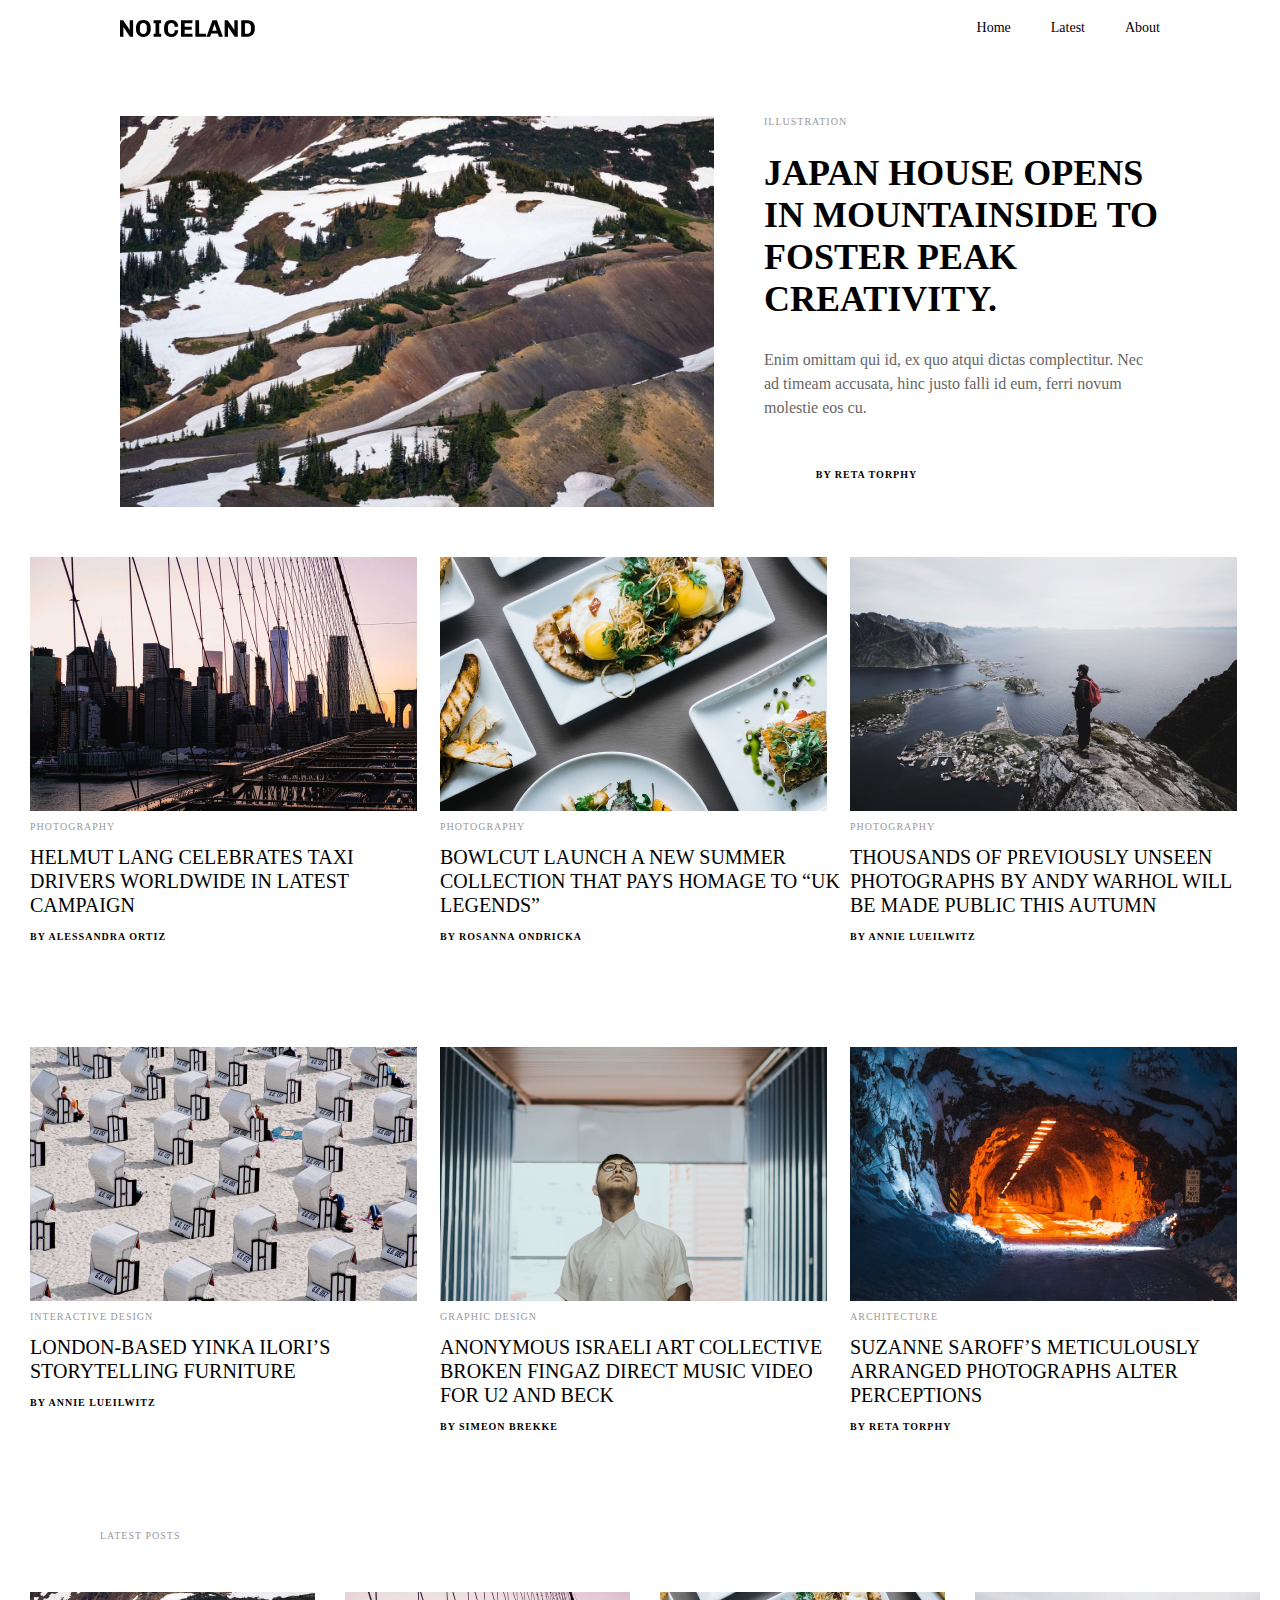
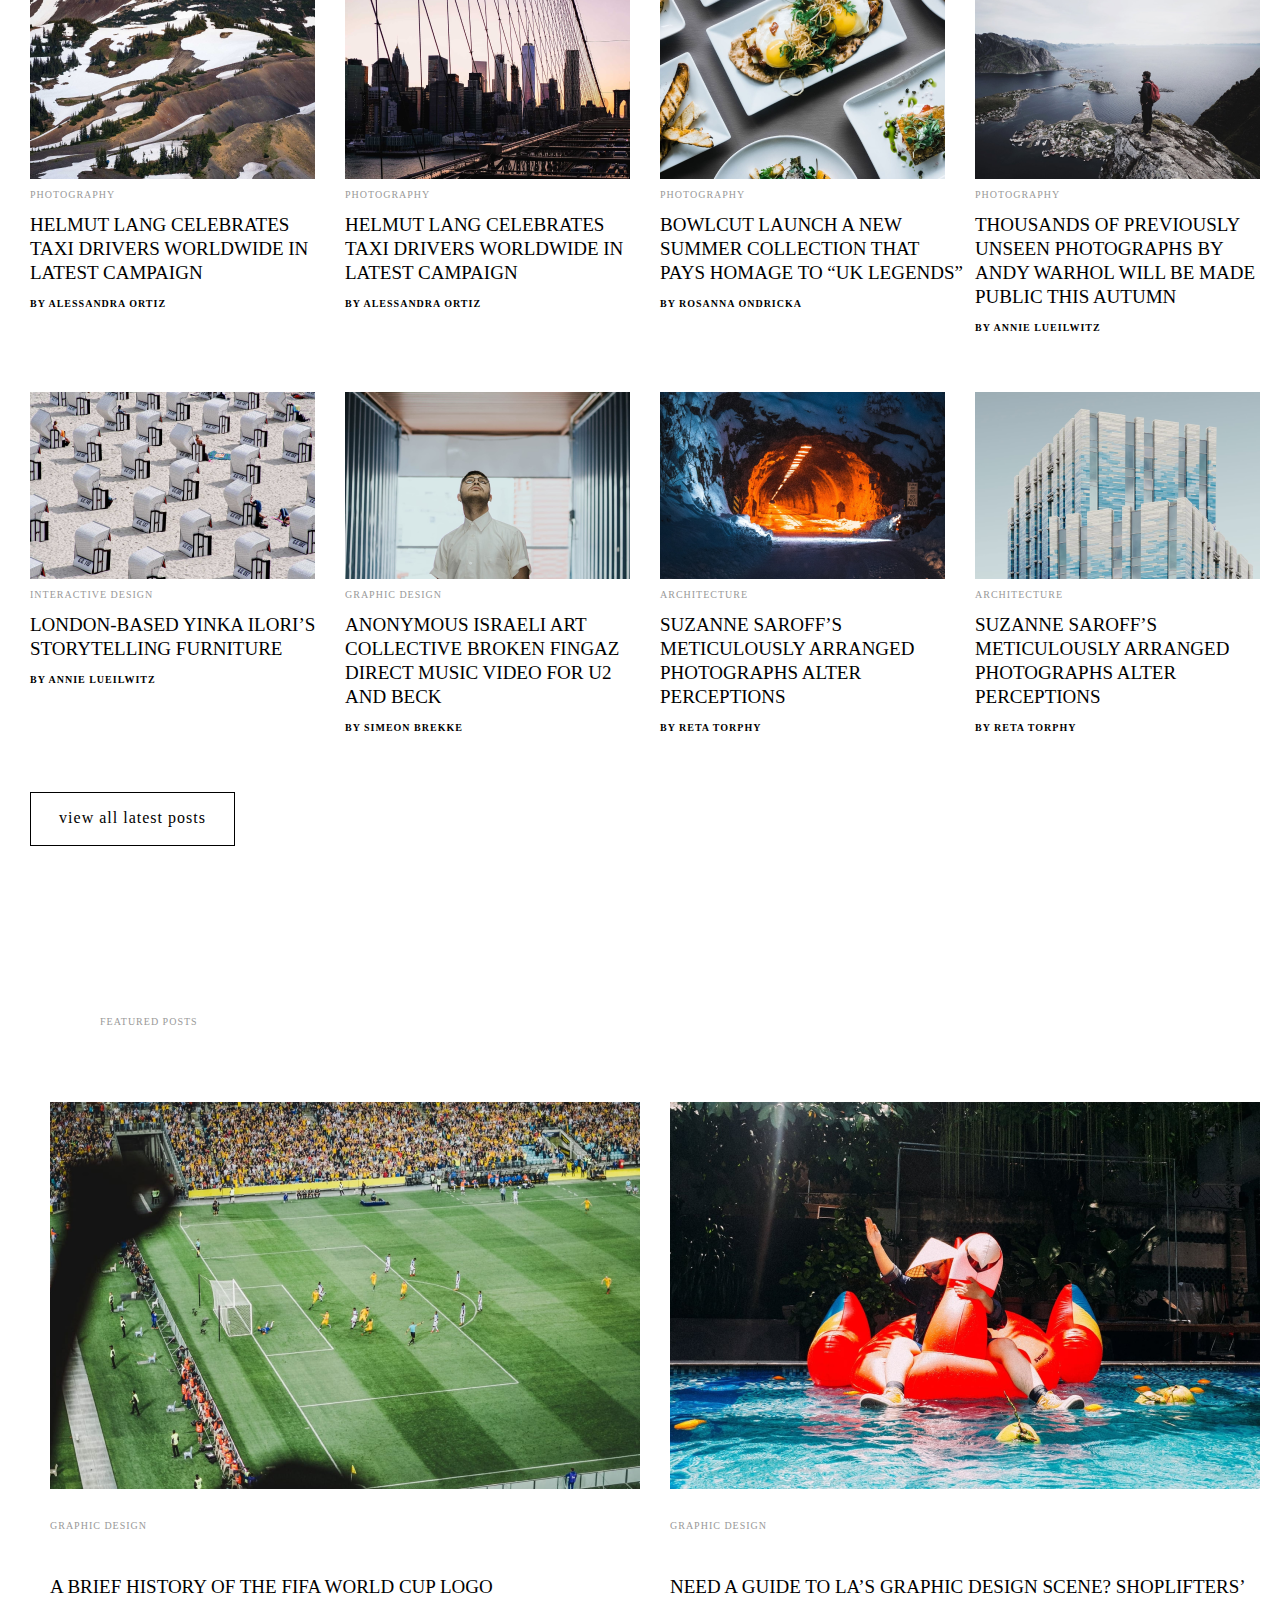
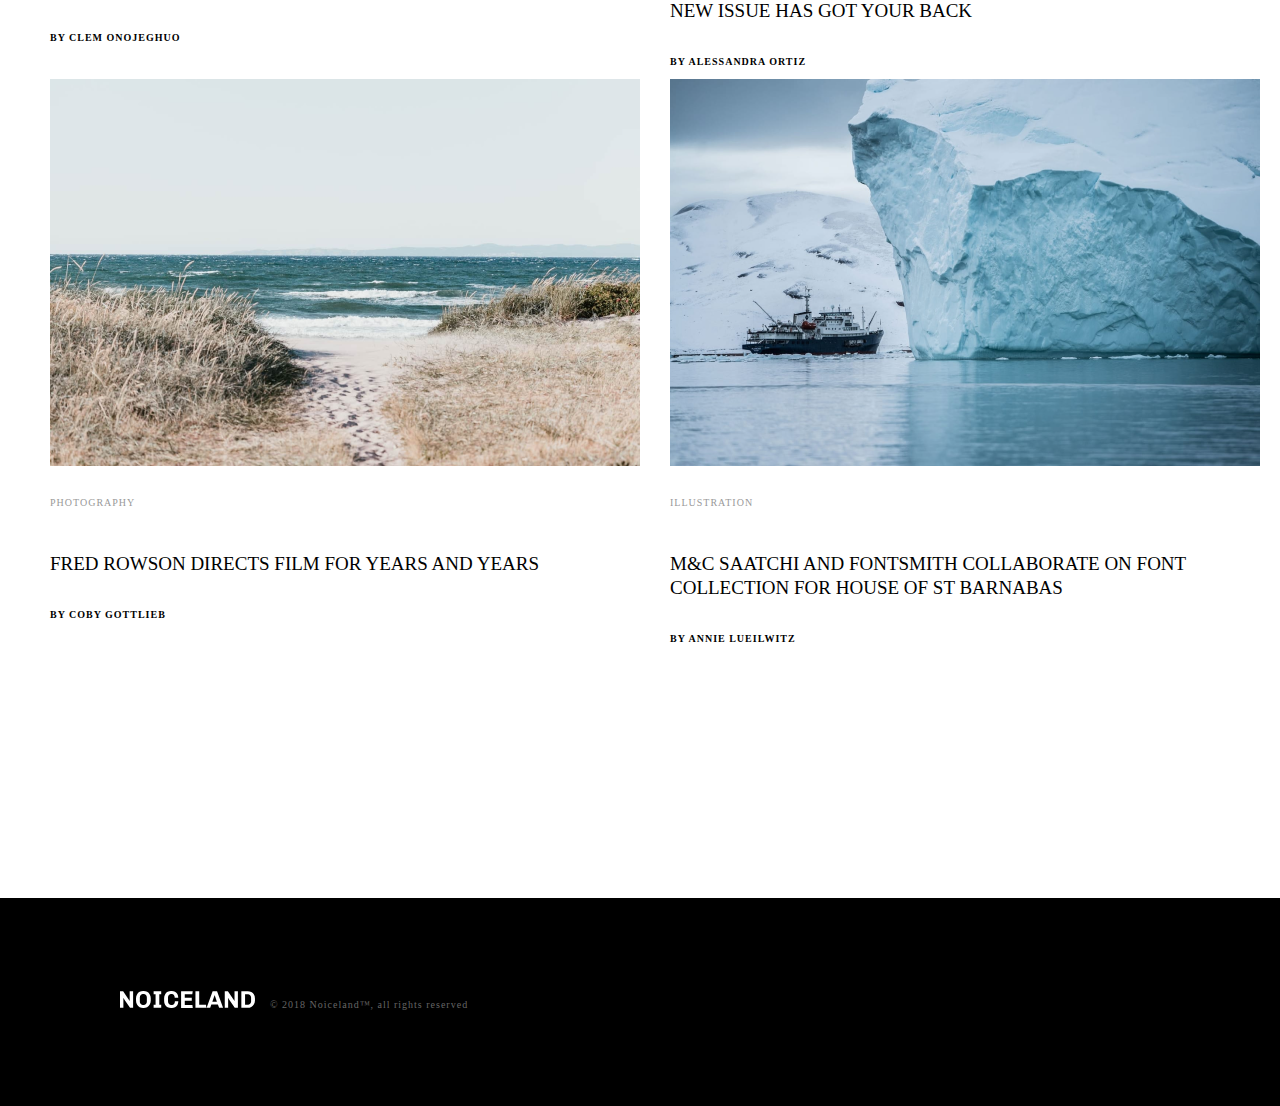
<file: src/index.html>
<html lang="ru">
  <head>
    <meta charset="UTF-8"/>
    <meta name="viewport" content="width=device-width, initial-scale=1.0"/>
    <title>Project</title>
    <link rel="stylesheet" href="./styles/style.css"/>
    <link rel="stylesheet" href="./styles/normolize.css"/>
  </head>
  <body> 
    <header> 
      <div class="header">
        <div class="container"> 
          <div class="header-wrapper"> 
            <div class="header__logo">
               <svg xmlns="http://www.w3.org/2000/svg" width="135" height="17" viewBox="0 0 135 17" fill="none">
<mask id="mask0_1_10" style="mask-type:alpha" maskUnits="userSpaceOnUse" x="0" y="-7" width="136" height="30">
<path d="M136 -7H0V23H136V-7Z" fill="white"/>
</mask>
<g mask="url(#mask0_1_10)">
<path fill-rule="evenodd" clip-rule="evenodd" d="M4.8 9.12C4.624 8.864 4.384 8.484 4.08 7.98C3.776 7.476 3.576 7.144 3.48 6.984L3.384 7.056V16.704H0V0.24H3.144L8.328 7.872L9.048 9C9.304 9.448 9.504 9.776 9.648 9.984L9.72 9.912V0.24H13.104V16.704H9.96L4.8 9.12ZM30.696 9.648C30.696 11.152 30.368 12.456 29.712 13.56C29.056 14.664 28.172 15.504 27.06 16.08C25.948 16.656 24.712 16.944 23.352 16.944C21.992 16.944 20.756 16.656 19.644 16.08C18.532 15.504 17.648 14.664 16.992 13.56C16.336 12.456 16.008 11.152 16.008 9.648V7.296C16.008 5.79199 16.336 4.48801 16.992 3.384C17.648 2.27999 18.532 1.44 19.644 0.864C20.756 0.287997 21.992 0 23.352 0C24.712 0 25.948 0.287997 27.06 0.864C28.172 1.44 29.056 2.27999 29.712 3.384C30.368 4.48801 30.696 5.79199 30.696 7.296V9.648ZM26.808 6.768C26.808 5.55199 26.488 4.612 25.848 3.948C25.208 3.284 24.376 2.952 23.352 2.952C22.328 2.952 21.496 3.284 20.856 3.948C20.216 4.612 19.896 5.55199 19.896 6.768V10.176C19.896 11.392 20.216 12.332 20.856 12.996C21.496 13.66 22.328 13.992 23.352 13.992C24.376 13.992 25.208 13.66 25.848 12.996C26.488 12.332 26.808 11.392 26.808 10.176V6.768ZM33.576 0.24H41.16V3.192H39.24V13.752H41.16V16.704H33.576V13.752H35.52V3.192H33.576V0.24ZM47.952 10.176C47.952 11.392 48.28 12.332 48.936 12.996C49.592 13.66 50.424 13.992 51.432 13.992C52.568 13.992 53.408 13.684 53.952 13.068C54.496 12.452 54.768 11.504 54.768 10.224H58.152C58.152 11.632 57.868 12.844 57.3 13.86C56.732 14.876 55.952 15.644 54.96 16.164C53.968 16.684 52.848 16.944 51.6 16.944H51.264C49.888 16.944 48.656 16.664 47.568 16.104C46.48 15.544 45.624 14.716 45 13.62C44.376 12.524 44.064 11.2 44.064 9.648V7.296C44.064 5.79199 44.376 4.48801 45 3.384C45.624 2.27999 46.476 1.44 47.556 0.864C48.636 0.287997 49.84 0 51.168 0H51.504C52.784 0 53.924 0.251998 54.924 0.756C55.924 1.26 56.712 2.02 57.288 3.036C57.864 4.05201 58.152 5.29599 58.152 6.768H54.624C54.624 5.51999 54.348 4.572 53.796 3.924C53.244 3.276 52.448 2.952 51.408 2.952C50.4 2.952 49.572 3.284 48.924 3.948C48.276 4.612 47.952 5.55199 47.952 6.768V10.176ZM61.032 16.704V0.24H72.624L72.216 3.192H64.68V6.792H71.712V9.744H64.68V13.752H72.288L72.696 16.704H61.032ZM75.384 16.704V0.24H79.104V13.632H85.872L86.28 16.704H75.384ZM97.776 13.464H91.224L90.072 16.704H86.496L92.472 0.24H96.888L102.864 16.704H98.976L97.776 13.464ZM92.232 10.656H96.792C96.184 8.84799 95.448 6.69601 94.584 4.2H94.464L92.232 10.656ZM109.44 9.12C109.264 8.864 109.024 8.484 108.72 7.98C108.416 7.476 108.216 7.144 108.12 6.984L108.024 7.056V16.704H104.64V0.24H107.784L112.968 7.872L113.688 9C113.944 9.448 114.144 9.776 114.288 9.984L114.36 9.912V0.24H117.744V16.704H114.6L109.44 9.12ZM127.464 0.24C128.824 0.24 130.06 0.527997 131.172 1.104C132.284 1.68 133.168 2.51999 133.824 3.624C134.48 4.728 134.808 6.03199 134.808 7.536V9.408C134.808 10.912 134.48 12.216 133.824 13.32C133.168 14.424 132.284 15.264 131.172 15.84C130.06 16.416 128.824 16.704 127.464 16.704H121.224V0.24H127.464ZM124.944 13.752H127.464C128.488 13.752 129.32 13.42 129.96 12.756C130.6 12.092 130.92 11.152 130.92 9.936V7.008C130.92 5.79199 130.6 4.852 129.96 4.188C129.32 3.524 128.488 3.192 127.464 3.192H124.944V13.752Z" fill="black"/>
</g>
</svg>
            </div>
            <div class="header__nav"> 
              <ul> 
                <li class="header__nav-item"> <a href="#">Home</a></li>
                <li class="header__nav-item"> <a href="#">Latest</a></li>
                <li class="header__nav-item"> <a href="#">About</a></li>
              </ul>
            </div>
          </div>
        </div>
      </div>
    </header>
    <main> 
      <div class="container">
        <section class="main-banner">
          <div class="main-banner__img-container"> <img src="./assets/IMAGE.png"/></div>
          <div class="main-banner__content"> <span class="main-banner__content-text">Illustration</span>
            <h1 class="main-banner__content-title"> Japan House opens in mountainside to foster peak creativity.</h1>
            <div class="main-banner__content-desc">Enim omittam qui id, ex quo atqui dictas complectitur. Nec ad timeam accusata, hinc justo falli id eum, ferri novum molestie eos cu.</div>
            <button class="main-banner__content-btn"> By Reta Torphy</button>
          </div>
        </section>
      </div>
      <div class="containertwo"> 
        <div class="containertwo__elem"> <img src="./assets/foto1.png" alt=""/>
          <p class="containertwo__elem-post">Photography</p>
          <h1 class="containertwo__elem-title">Helmut Lang celebrates taxi drivers worldwide in latest campaign</h1><span class="containertwo__elem-text">By Alessandra Ortiz</span>
        </div>
        <div class="containertwo__elem"> <img src="./assets/foto2.png" alt=""/>
          <p class="containertwo__elem-post">Photography</p>
          <h1 class="containertwo__elem-title">Bowlcut launch a new summer collection that pays homage to “UK legends”</h1><span class="containertwo__elem-text">By Rosanna Ondricka</span>
        </div>
        <div class="containertwo__elem"> <img src="./assets/foto3.png" alt=""/>
          <p class="containertwo__elem-post">Photography</p>
          <h1 class="containertwo__elem-title">Thousands of previously unseen photographs by Andy Warhol will be made public this Autumn</h1><span class="containertwo__elem-text">By Annie Lueilwitz</span>
        </div>
        <div class="containertwo__elem"> <img src="./assets/foto4.png" alt=""/>
          <p class="containertwo__elem-post">Interactive Design</p>
          <h1 class="containertwo__elem-title">London-based Yinka Ilori’s storytelling furniture</h1><span class="containertwo__elem-text">By Annie Lueilwitz</span>
        </div>
        <div class="containertwo__elem"> <img src="./assets/foto5.png" alt=""/>
          <p class="containertwo__elem-post">Graphic Design</p>
          <h1 class="containertwo__elem-title">Anonymous Israeli art collective Broken Fingaz direct music video for U2 and Beck</h1><span class="containertwo__elem-text">By Simeon Brekke</span>
        </div>
        <div class="containertwo__elem"> <img src="./assets/foto6.png" alt=""/>
          <p class="containertwo__elem-post">Architecture</p>
          <h1 class="containertwo__elem-title">Suzanne Saroff’s meticulously arranged photographs alter perceptions</h1><span class="containertwo__elem-text">By Reta Torphy</span>
        </div>
      </div>
      <p class="containerthree1__elem-post">LATEST POSTS</p>
      <div class="containerthree"> 
        <div class="containerththreeree__elem">    <img src="./assets/foto7.png" alt=""/>
          <p class="containerthree__elem-post">Photography</p>
          <h1 class="containerthree__elem-title">Helmut Lang celebrates taxi drivers worldwide in latest campaign</h1><span class="containerthree__elem-text">By Alessandra Ortiz</span>
        </div>
        <div class="containerthree__elem"> <img src="./assets/foto9.png" alt=""/>
          <p class="containerthree__elem-post">Photography</p>
          <h1 class="containerthree__elem-title">Helmut Lang celebrates taxi drivers worldwide in latest campaign</h1><span class="containerthree__elem-text">By Alessandra Ortiz</span>
        </div>
        <div class="containerthree__elem"> <img src="./assets/foto10.png" alt=""/>
          <p class="containerthree__elem-post">Photography</p>
          <h1 class="containerthree__elem-title">Bowlcut launch a new summer collection that pays homage to “UK legends”</h1><span class="containerthree__elem-text">By Rosanna Ondricka</span>
        </div>
        <div class="containerthree__elem"> <img src="./assets/foto11.png" alt=""/>
          <p class="containerthree__elem-post">Photography</p>
          <h1 class="containerthree__elem-title">Thousands of previously unseen photographs by Andy Warhol will be made public this Autumn</h1><span class="containerthree__elem-text">By Annie Lueilwitz</span>
        </div>
        <div class="containerthree__elem"> <img src="./assets/foto12.png" alt=""/>
          <p class="containerthree__elem-post">Interactive Design</p>
          <h1 class="containerthree__elem-title">London-based Yinka Ilori’s storytelling furniture</h1><span class="containerthree__elem-text">By Annie Lueilwitz</span>
        </div>
        <div class="containerthree__elem"> <img src="./assets/foto13.png" alt=""/>
          <p class="containerthree__elem-post">Graphic Design</p>
          <h1 class="containerthree__elem-title">Anonymous Israeli art collective Broken Fingaz direct music video for U2 and Beck</h1><span class="containerthree__elem-text">By Simeon Brekke   </span>
        </div>
        <div class="containerthree__elem"> <img src="./assets/foto14.png" alt=""/>
          <p class="containerthree__elem-post">Architecture</p>
          <h1 class="containerthree__elem-title">Suzanne Saroff’s meticulously arranged photographs alter perceptions</h1><span class="containerthree__elem-text">By Reta Torphy</span>
        </div>
        <div class="containerthree__elem"> <img src="./assets/foto8.png" alt=""/>
          <p class="containerthree__elem-post">Architecture</p>
          <h1 class="containerthree__elem-title">Suzanne Saroff’s meticulously arranged photographs alter perceptions</h1><span class="containerthree__elem-text">By Reta Torphy </span>
        </div>
        <button>view all latest posts </button>
      </div>
      <p class="containerthree1__elem-post">featured POSTS </p>
      <div class="containerfour"> 
        <div class="containerfour__elem"> <img src="./assets/IMAGE (15).png" alt=""/>
          <p class="containerfour__elem-post">Graphic Design</p>
          <h1 class="containerfour__elem-title">A Brief History of the FIFA World Cup Logo</h1><span class="containerfour__elem-text">By Clem Onojeghuo</span>
        </div>
        <div class="containerfour__elem"> <img src="./assets/IMAGE (16).png" alt=""/>
          <p class="containerfour__elem-post">Graphic Design</p>
          <h1 class="containerfour__elem-title">Need a guide to LA’s graphic design scene? Shoplifters’ new issue has got your back</h1><span class="containerfour__elem-text">By Alessandra Ortiz</span>
        </div>
        <div class="containerfour__elem"> <img src="./assets/IMAGE (17).png" alt=""/>
          <p class="containerfour__elem-post">Photography</p>
          <h1 class="containerfour__elem-title"> Fred Rowson directs film for Years and Years</h1><span class="containerfour__elem-text">By Coby Gottlieb</span>
        </div>
        <div class="containerfour__elem"> <img src="./assets/IMAGE (18).png" alt=""/>
          <p class="containerfour__elem-post">Illustration</p>
          <h1 class="containerfour__elem-title"> M&C Saatchi and Fontsmith collaborate on font collection for House of St Barnabas</h1><span class="containerfour__elem-text">By Annie Lueilwitz</span>
        </div>
      </div>
    </main>
    <footer> 
      <div class="footer"> 
        <div class="container"> 
          <div class="footer-wrapper"> 
            <div class="footer__logo"><svg xmlns="http://www.w3.org/2000/svg" width="135" height="17" viewBox="0 0 135 17" fill="none">
<g clip-path="url(#clip0_1_189)">
<path d="M4.80677 9.15228C4.63319 8.89805 4.39285 8.52339 4.08575 8.02831L3.4849 7.02477L3.38476 7.09502V16.7591H0V0.240827H3.14443L8.34174 7.89785L9.01268 9.03185C9.26638 9.4801 9.46666 9.81462 9.61353 10.0354L9.68363 9.96515V0.240827H13.1185V16.7591H10.0141L4.80677 9.15228ZM30.7433 9.68415C30.7725 11.0591 30.4262 12.4159 29.7419 13.608C29.1157 14.6871 28.195 15.5644 27.0881 16.1369C25.9325 16.7079 24.6613 17.0048 23.3729 17.0048C22.0845 17.0048 20.8133 16.7079 19.6577 16.1369C18.5582 15.5614 17.6447 14.6843 17.024 13.608C16.3396 12.4159 15.9933 11.0591 16.0226 9.68415V7.32583C15.9933 5.95088 16.3396 4.59406 17.024 3.40198C17.6459 2.32063 18.5631 1.43977 19.6677 0.863023C20.8233 0.292073 22.0945 -0.00488281 23.3829 -0.00488281C24.6713 -0.00488281 25.9425 0.292073 27.0981 0.863023C28.205 1.43551 29.1257 2.3129 29.7519 3.39195C30.4362 4.58402 30.7825 5.94084 30.7533 7.3158V9.68415H30.7433ZM26.8478 6.79395C26.875 6.2794 26.8005 5.76454 26.6287 5.27889C26.4568 4.79325 26.191 4.3464 25.8464 3.96397C25.5225 3.63024 25.1323 3.36844 24.701 3.19556C24.2698 3.02268 23.807 2.94257 23.3429 2.96043C22.8787 2.94257 22.416 3.02268 21.9847 3.19556C21.5534 3.36844 21.1632 3.63024 20.8393 3.96397C20.4947 4.3464 20.2289 4.79325 20.057 5.27889C19.8852 5.76454 19.8107 6.2794 19.8379 6.79395V10.216C19.8107 10.7306 19.8852 11.2455 20.057 11.7311C20.2289 12.2167 20.4947 12.6636 20.8393 13.046C21.1632 13.3797 21.5534 13.6415 21.9847 13.8144C22.416 13.9873 22.8787 14.0674 23.3429 14.0496C23.807 14.0674 24.2698 13.9873 24.701 13.8144C25.1323 13.6415 25.5225 13.3797 25.8464 13.046C26.191 12.6636 26.4568 12.2167 26.6287 11.7311C26.8005 11.2455 26.875 10.7306 26.8478 10.216V6.79395ZM33.6273 0.240827H41.218V3.25145H39.2953V13.7987H41.218V16.8093H33.6273V13.7987H35.5701V3.20128H33.6273V0.190649V0.240827ZM48.0676 10.216C48.0371 10.7309 48.11 11.2467 48.282 11.7328C48.454 12.2189 48.7217 12.6655 49.0691 13.046C49.3948 13.3772 49.7853 13.6374 50.2161 13.8101C50.647 13.9828 51.1088 14.0643 51.5726 14.0496C52.0324 14.0843 52.4942 14.0188 52.9264 13.8577C53.3585 13.6966 53.7507 13.4437 54.0761 13.1163C54.6846 12.2969 54.9763 11.2845 54.8973 10.2662H58.282C58.3176 11.537 58.0244 12.7955 57.4308 13.9191C56.891 14.9019 56.0719 15.7018 55.0775 16.2172C54.0368 16.7502 52.8814 17.019 51.7128 17H51.3322C50.0476 17.0208 48.7768 16.7317 47.627 16.157C46.5457 15.5997 45.6536 14.7336 45.0634 13.6682C44.4023 12.4366 44.0775 11.0518 44.1221 9.65405V7.32583C44.0874 5.95463 44.412 4.59827 45.0634 3.39195C45.655 2.31752 46.5457 1.43882 47.627 0.863023C48.7416 0.278416 49.9842 -0.0182263 51.2421 -2.34679e-05H51.5726C52.7583 -0.0203084 53.9319 0.241052 54.9974 0.762668C55.9953 1.2569 56.8221 2.04003 57.3707 3.0106C57.9778 4.16204 58.2747 5.45225 58.232 6.75381H54.697C54.7668 5.73498 54.4722 4.72454 53.8658 3.90375C53.5671 3.56789 53.197 3.3034 52.7828 3.12973C52.3686 2.95606 51.9209 2.87763 51.4724 2.90021C51.0117 2.8858 50.553 2.96758 50.1254 3.14034C49.6979 3.3131 49.3109 3.57308 48.9889 3.90375C48.643 4.28525 48.3762 4.73197 48.2043 5.21784C48.0324 5.70372 47.9587 6.21903 47.9875 6.73374V10.1558L48.0676 10.216ZM61.086 16.7591V0.240827H72.7224L72.3118 3.25145H64.7712V6.8642H71.781V9.87483H64.7712V13.889H72.3919L72.8025 16.8996H61.086V16.7591ZM75.4562 16.7591V0.240827H79.2115V13.6783H85.991L86.4016 16.7591H75.4862H75.4562ZM97.8778 13.5076H91.3486L90.1969 16.7591H86.6219L92.6304 0.240827H97.0566L103.065 16.7591H99.1395L97.8778 13.5076ZM92.3299 10.6877H96.8964C96.3089 8.87463 95.5812 6.71702 94.7133 4.21485H94.5931L92.3299 10.6877ZM109.564 9.14224C109.391 8.88801 109.15 8.50667 108.843 7.99821L108.242 6.99466L108.142 7.06491V16.7591H104.757V0.240827H107.902L113.159 7.89785L113.85 9.03185C114.104 9.4801 114.304 9.81462 114.451 10.0354L114.521 9.96515V0.240827H117.906V16.7591H114.762L109.564 9.14224ZM127.59 0.230791C128.88 0.212176 130.155 0.508378 131.305 1.09384C132.412 1.66633 133.332 2.54371 133.959 3.62276C134.643 4.81484 134.989 6.17165 134.96 7.54661V9.44331C134.989 10.8183 134.643 12.1751 133.959 13.3672C133.332 14.4462 132.412 15.3236 131.305 15.8961C130.155 16.4815 128.88 16.7777 127.59 16.7591H121.341V0.240827H127.59V0.230791ZM125.066 13.7886H127.59C128.054 13.8065 128.516 13.7264 128.948 13.5535C129.379 13.3806 129.769 13.1188 130.093 12.7851C130.438 12.4027 130.704 11.9558 130.875 11.4702C131.047 10.9845 131.122 10.4697 131.095 9.95511V7.02477C131.122 6.51022 131.047 5.99535 130.875 5.50971C130.704 5.02407 130.438 4.57721 130.093 4.19478C129.769 3.86105 129.379 3.59926 128.948 3.42638C128.516 3.25349 128.054 3.17338 127.59 3.19124H125.066V13.7987V13.7886Z" fill="white"/>
</g>
<defs>
<clipPath id="clip0_1_189">
<rect width="135" height="17" fill="white"/>
</clipPath>
</defs>
</svg>
            </div>
            <div class="footer__text">
               © 2018 Noiceland™, all rights reserved</div>
          </div>
        </div>
      </div>
    </footer>
  </body>
</html>
</file>
<file: src/styles/style.css>
body{
    color: #000;
    font-family: Tenor Sans;
}
.container {
    max-width: 1440px;
    padding: 0 120px;
    margin: 0 auto;
}
/* header */
.header-wrapper{
    display: flex;
    align-items: center;
    justify-content: space-between;
}
.header__nav ul{
    display: flex;
}
.header__nav-item {
    list-style-type:none;
}
.header__nav-item a{
    text-decoration:none;
    color: #000;
    font-size: 14px;
    line-height: 24px;
}
.header__nav-item:not(:last-child){
    margin-right: 40px;
}
/* footer */
.footer{
    background: #000;
    padding: 93px 0 95px;
}
.footer-wrapper{
    display: flex;
    align-items: baseline;
}
.footer__text{
    color: #666;
    font-size: 10px;
    line-height: 12px;
    letter-spacing: 1px;
    margin-left: 15px;
}

/* main */
main{
    min-height: 85vh;
}
section.main-banner{
    padding-top: 60px;
    display: grid;
    grid-template-columns: 1.5fr 1fr;
    gap: 50px;
}
.main-banner__img-container{
    max-width: 721px;
    max-height: 474px;
}
.main-banner__img-container img{
    max-width: 100%;
    max-height: 100%;
}
span.main-banner__content-text{
    color: #999;
    font-size: 10px;
    line-height: 12px;
    letter-spacing: 1px;
    text-transform: uppercase;
    margin-bottom: 18px;
}
.main-banner__content-title  {
    font-family: Tenor Sans;
    font-size: 36px;
    line-height: 42px; 
    text-transform: uppercase;
    margin-bottom: 28px;
}
.main-banner__content-desc {
    color: #666;
    font-family: Source Serif Pro;
    font-size: 16px;
    line-height: 24px;
    margin-top: 5px;
    margin-bottom: 28px;
}
.main-banner__content-btn{
    font-family: Libre Franklin;
    font-size: 10px;
    font-weight: 700;
    line-height: 12px; 
    letter-spacing: 1px;
    text-transform: uppercase;
    background: inherit;
    border: none;
    padding: 0;
}

.containertwo {
    width: 1220px;
    height: 963px;
    display: grid;
    grid-template-columns: repeat(3, 400px);
    grid-template-rows: repeat(2, 480px);
    gap: 10px;
    margin: 0 auto;
    margin-top: 50px;
}
.containertwo__elem{
    width: 400px;
    height: 480px;
}

.containertwo__elem img{
    max-width: 100%;
    max-height: 100%;
}

.containertwo__elem-post{
    color: #999;
    font-family: Libre Franklin;
    font-size: 10px;
    letter-spacing: 1px;
    text-transform: uppercase;
}

.containertwo__elem-title{
    color: #000;
    font-family: Tenor Sans;
    font-size: 20px;
    font-style: normal;
    font-weight: 400;
    line-height: 24px;
    text-transform: uppercase;
}

.containertwo__elem-text{
    color: #000;
    font-family: Libre Franklin;
    font-size: 10px;
    font-style: normal;
    font-weight: 700;
    letter-spacing: 1px;
    text-transform: uppercase;   
}

.containerthree {
    width: 1220px;
    height: 1014px;
    display: grid;
    grid-template-columns: repeat(4, 305px);
    grid-template-rows: repeat(2, 390px);
    gap: 10px;
    margin: 0 auto;
    margin-top: 50px;
}

.containerthree__elem-post{
    color: #999;

    font-family: Libre Franklin;
    font-size: 10px;
    font-style: normal;
    font-weight: 400;
    line-height: 12px; /* 120% */
    letter-spacing: 1px;
    text-transform: uppercase;    
}

.containerthree__elem-title{
    color: #000;

    font-family: Tenor Sans;
    font-size: 19px;
    font-style: normal;
    font-weight: 400;
    line-height: 24px; /* 126.316% */
    text-transform: uppercase;
}
.containerthree__elem-text{
    color: #000;

    font-family: Libre Franklin;
    font-size: 10px;
    font-style: normal;
    font-weight: 700;
    line-height: 12px; /* 120% */
    letter-spacing: 1px;
    text-transform: uppercase;
}
.containerthree1__elem-post{
    color: #999;
    font-family: Libre Franklin;
    font-size: 10px;
    font-style: normal;
    font-weight: 400;
    line-height: 12px; /* 120% */
    letter-spacing: 1px;
    text-transform: uppercase;
    margin-left: 100px;
}

button{
    width: 205px;
    height: 54px;
    border: 1px solid #000;
    background: none;    
    color: #000;
    font-family: Libre Franklin;
    font-size: 10px;
    font-style: normal;
    font-weight: 400;
    line-height: 12px; 
    letter-spacing: 1px;
    text-transform: uppercase;
    margin-left: 500px;
}

.containerfour {
    width: 1200px;
    height: 1120px;
    display: grid;
    grid-template-columns: repeat(2, 610px);
    grid-template-rows: repeat(2, 567px);
    gap: 10px;
    margin: 0 auto;
    margin-top: 50px;
    margin-bottom: 300px;
}

.containerfour__elem{
    display: flex;
    width: 610px;
    padding: 24.969px 10px 49px 10px;
    flex-direction: column;
    align-items: flex-start;
    gap: 20.219px;
    
}
.containerfour__elem-post{
    color: #999;
    
    font-family: Libre Franklin;
    font-size: 10px;
    font-style: normal;
    font-weight: 400;
    line-height: 12px; /* 120% */
    letter-spacing: 1px;
    text-transform: uppercase;
}
.containerfour__elem-title{
    color: #000;

    font-family: Tenor Sans;
    font-size: 19px;
    font-style: normal;
    font-weight: 400;
    line-height: 24px; /* 126.316% */
    text-transform: uppercase;
}
.containerfour__elem-text{
    color: #000;

    font-family: Libre Franklin;
    font-size: 10px;
    font-style: normal;
    font-weight: 700;
    line-height: 12px; /* 120% */
    letter-spacing: 1px;
    text-transform: uppercase;
}
</file>
<file: src/styles/normolize.css>
/*! normalize.css v8.0.1 | MIT License | github.com/necolas/normalize.css */

/* Document
   ========================================================================== */

/**
 * 1. Correct the line height in all browsers.
 * 2. Prevent adjustments of font size after orientation changes in iOS.
 */

 html {
    line-height: 1.15; /* 1 */
    -webkit-text-size-adjust: 100%; /* 2 */
  }
  
  /* Sections
     ========================================================================== */
  
  /**
   * Remove the margin in all browsers.
   */
  
  body {
    margin: 0;
  }
  
  /**
   * Render the `main` element consistently in IE.
   */
  
  main {
    display: block;
  }
  
  /**
   * Correct the font size and margin on `h1` elements within `section` and
   * `article` contexts in Chrome, Firefox, and Safari.
   */
  
  h1 {
    font-size: 2em;
    margin: 0.67em 0;
  }
  
  /* Grouping content
     ========================================================================== */
  
  /**
   * 1. Add the correct box sizing in Firefox.
   * 2. Show the overflow in Edge and IE.
   */
  
  hr {
    box-sizing: content-box; /* 1 */
    height: 0; /* 1 */
    overflow: visible; /* 2 */
  }
  
  /**
   * 1. Correct the inheritance and scaling of font size in all browsers.
   * 2. Correct the odd `em` font sizing in all browsers.
   */
  
  pre {
    font-family: monospace, monospace; /* 1 */
    font-size: 1em; /* 2 */
  }
  
  /* Text-level semantics
     ========================================================================== */
  
  /**
   * Remove the gray background on active links in IE 10.
   */
  
  a {
    background-color: transparent;
  }
  
  /**
   * 1. Remove the bottom border in Chrome 57-
   * 2. Add the correct text decoration in Chrome, Edge, IE, Opera, and Safari.
   */
  
  abbr[title] {
    border-bottom: none; /* 1 */
    text-decoration: underline; /* 2 */
    text-decoration: underline dotted; /* 2 */
  }
  
  /**
   * Add the correct font weight in Chrome, Edge, and Safari.
   */
  
  b,
  strong {
    font-weight: bolder;
  }
  
  /**
   * 1. Correct the inheritance and scaling of font size in all browsers.
   * 2. Correct the odd `em` font sizing in all browsers.
   */
  
  code,
  kbd,
  samp {
    font-family: monospace, monospace; /* 1 */
    font-size: 1em; /* 2 */
  }
  
  /**
   * Add the correct font size in all browsers.
   */
  
  small {
    font-size: 80%;
  }
  
  /**
   * Prevent `sub` and `sup` elements from affecting the line height in
   * all browsers.
   */
  
  sub,
  sup {
    font-size: 75%;
    line-height: 0;
    position: relative;
    vertical-align: baseline;
  }
  
  sub {
    bottom: -0.25em;
  }
  
  sup {
    top: -0.5em;
  }
  
  /* Embedded content
     ========================================================================== */
  
  /**
   * Remove the border on images inside links in IE 10.
   */
  
  img {
    border-style: none;
  }
  
  /* Forms
     ========================================================================== */
  
  /**
   * 1. Change the font styles in all browsers.
   * 2. Remove the margin in Firefox and Safari.
   */
  
  button,
  input,
  optgroup,
  select,
  textarea {
    font-family: inherit; /* 1 */
    font-size: 100%; /* 1 */
    line-height: 1.15; /* 1 */
    margin: 0; /* 2 */
  }
  
  /**
   * Show the overflow in IE.
   * 1. Show the overflow in Edge.
   */
  
  button,
  input { /* 1 */
    overflow: visible;
  }
  
  /**
   * Remove the inheritance of text transform in Edge, Firefox, and IE.
   * 1. Remove the inheritance of text transform in Firefox.
   */
  
  button,
  select { /* 1 */
    text-transform: none;
  }
  
  /**
   * Correct the inability to style clickable types in iOS and Safari.
   */
  
  button,
  [type="button"],
  [type="reset"],
  [type="submit"] {
    -webkit-appearance: button;
  }
  
  /**
   * Remove the inner border and padding in Firefox.
   */
  
  button::-moz-focus-inner,
  [type="button"]::-moz-focus-inner,
  [type="reset"]::-moz-focus-inner,
  [type="submit"]::-moz-focus-inner {
    border-style: none;
    padding: 0;
  }
  
  /**
   * Restore the focus styles unset by the previous rule.
   */
  
  button:-moz-focusring,
  [type="button"]:-moz-focusring,
  [type="reset"]:-moz-focusring,
  [type="submit"]:-moz-focusring {
    outline: 1px dotted ButtonText;
  }
  
  /**
   * Correct the padding in Firefox.
   */
  
  fieldset {
    padding: 0.35em 0.75em 0.625em;
  }
  
  /**
   * 1. Correct the text wrapping in Edge and IE.
   * 2. Correct the color inheritance from `fieldset` elements in IE.
   * 3. Remove the padding so developers are not caught out when they zero out
   *    `fieldset` elements in all browsers.
   */
  
  legend {
    box-sizing: border-box; /* 1 */
    color: inherit; /* 2 */
    display: table; /* 1 */
    max-width: 100%; /* 1 */
    padding: 0; /* 3 */
    white-space: normal; /* 1 */
  }
  
  /**
   * Add the correct vertical alignment in Chrome, Firefox, and Opera.
   */
  
  progress {
    vertical-align: baseline;
  }
  
  /**
   * Remove the default vertical scrollbar in IE 10+.
   */
  
  textarea {
    overflow: auto;
  }
  
  /**
   * 1. Add the correct box sizing in IE 10.
   * 2. Remove the padding in IE 10.
   */
  
  [type="checkbox"],
  [type="radio"] {
    box-sizing: border-box; /* 1 */
    padding: 0; /* 2 */
  }
  
  /**
   * Correct the cursor style of increment and decrement buttons in Chrome.
   */
  
  [type="number"]::-webkit-inner-spin-button,
  [type="number"]::-webkit-outer-spin-button {
    height: auto;
  }
  
  /**
   * 1. Correct the odd appearance in Chrome and Safari.
   * 2. Correct the outline style in Safari.
   */
  
  [type="search"] {
    -webkit-appearance: textfield; /* 1 */
    outline-offset: -2px; /* 2 */
  }
  
  /**
   * Remove the inner padding in Chrome and Safari on macOS.
   */
  
  [type="search"]::-webkit-search-decoration {
    -webkit-appearance: none;
  }
  
  /**
   * 1. Correct the inability to style clickable types in iOS and Safari.
   * 2. Change font properties to `inherit` in Safari.
   */
  
  ::-webkit-file-upload-button {
    -webkit-appearance: button; /* 1 */
    font: inherit; /* 2 */
  }
  
  /* Interactive
     ========================================================================== */
  
  /*
   * Add the correct display in Edge, IE 10+, and Firefox.
   */
  
  details {
    display: block;
  }
  
  /*
   * Add the correct display in all browsers.
   */
  
  summary {
    display: list-item;
  }
  
  /* Misc
     ========================================================================== */
  
  /**
   * Add the correct display in IE 10+.
   */
  
  template {
    display: none;
  }
  
  /**
   * Add the correct display in IE 10.
   */
  
  [hidden] {
    display: none;
  }
</file>
